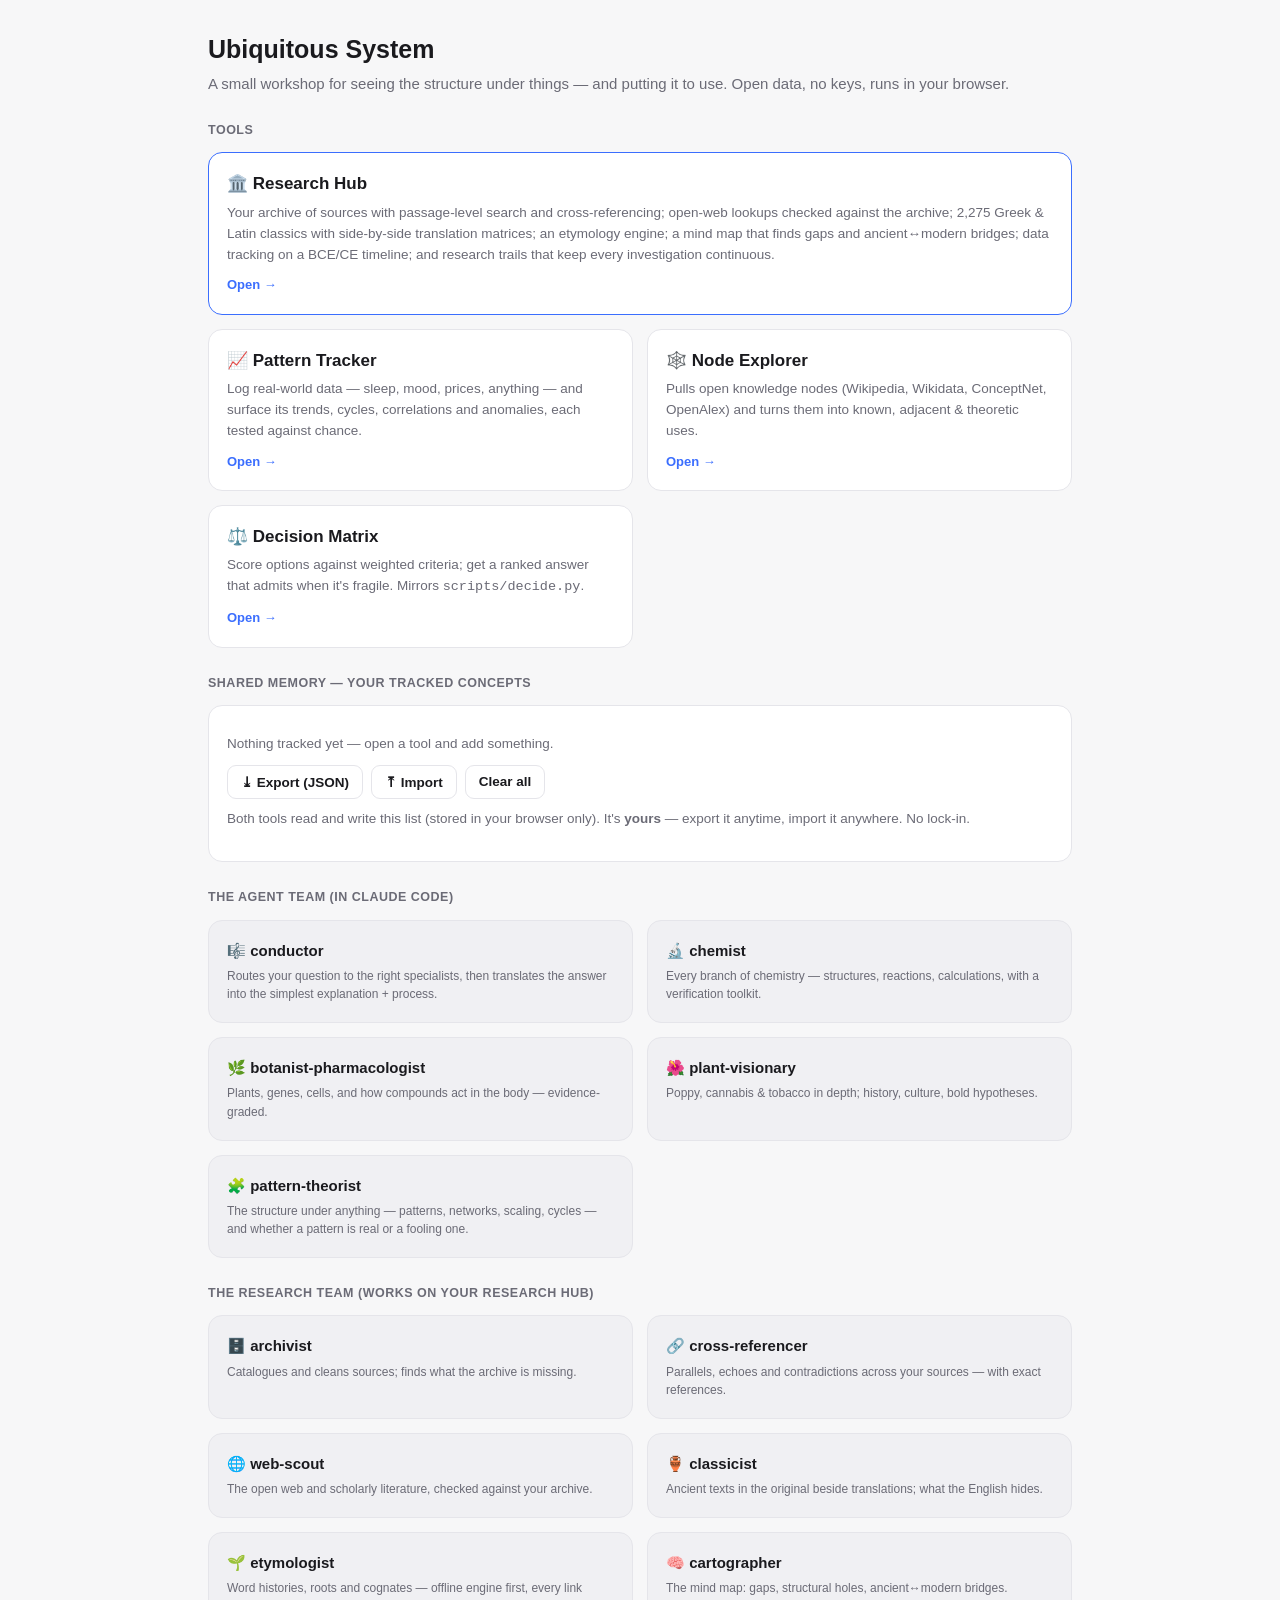
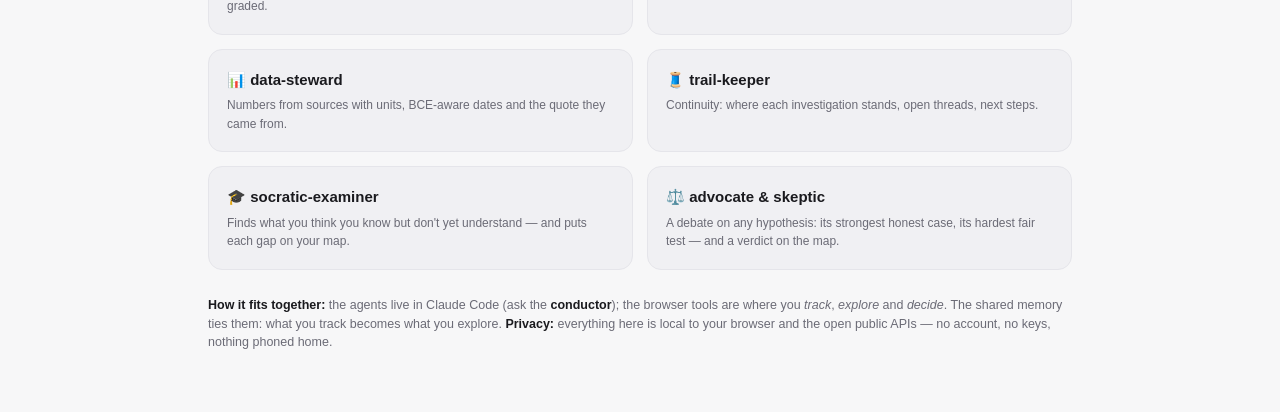
<file: index.html>
<!DOCTYPE html>
<html lang="en">
<head>
<meta charset="utf-8">
<title>Ubiquitous System</title>
<meta http-equiv="refresh" content="0; url=tools/index.html">
<link rel="canonical" href="tools/index.html">
<style>body{font-family:system-ui,sans-serif;background:#0f0f12;color:#ececf0;display:grid;place-items:center;height:100vh;margin:0}</style>
</head>
<body>
  <p>Opening the workshop… if nothing happens, <a href="tools/index.html" style="color:#6b93ff">enter here</a>.</p>
</body>
</html>
</file>
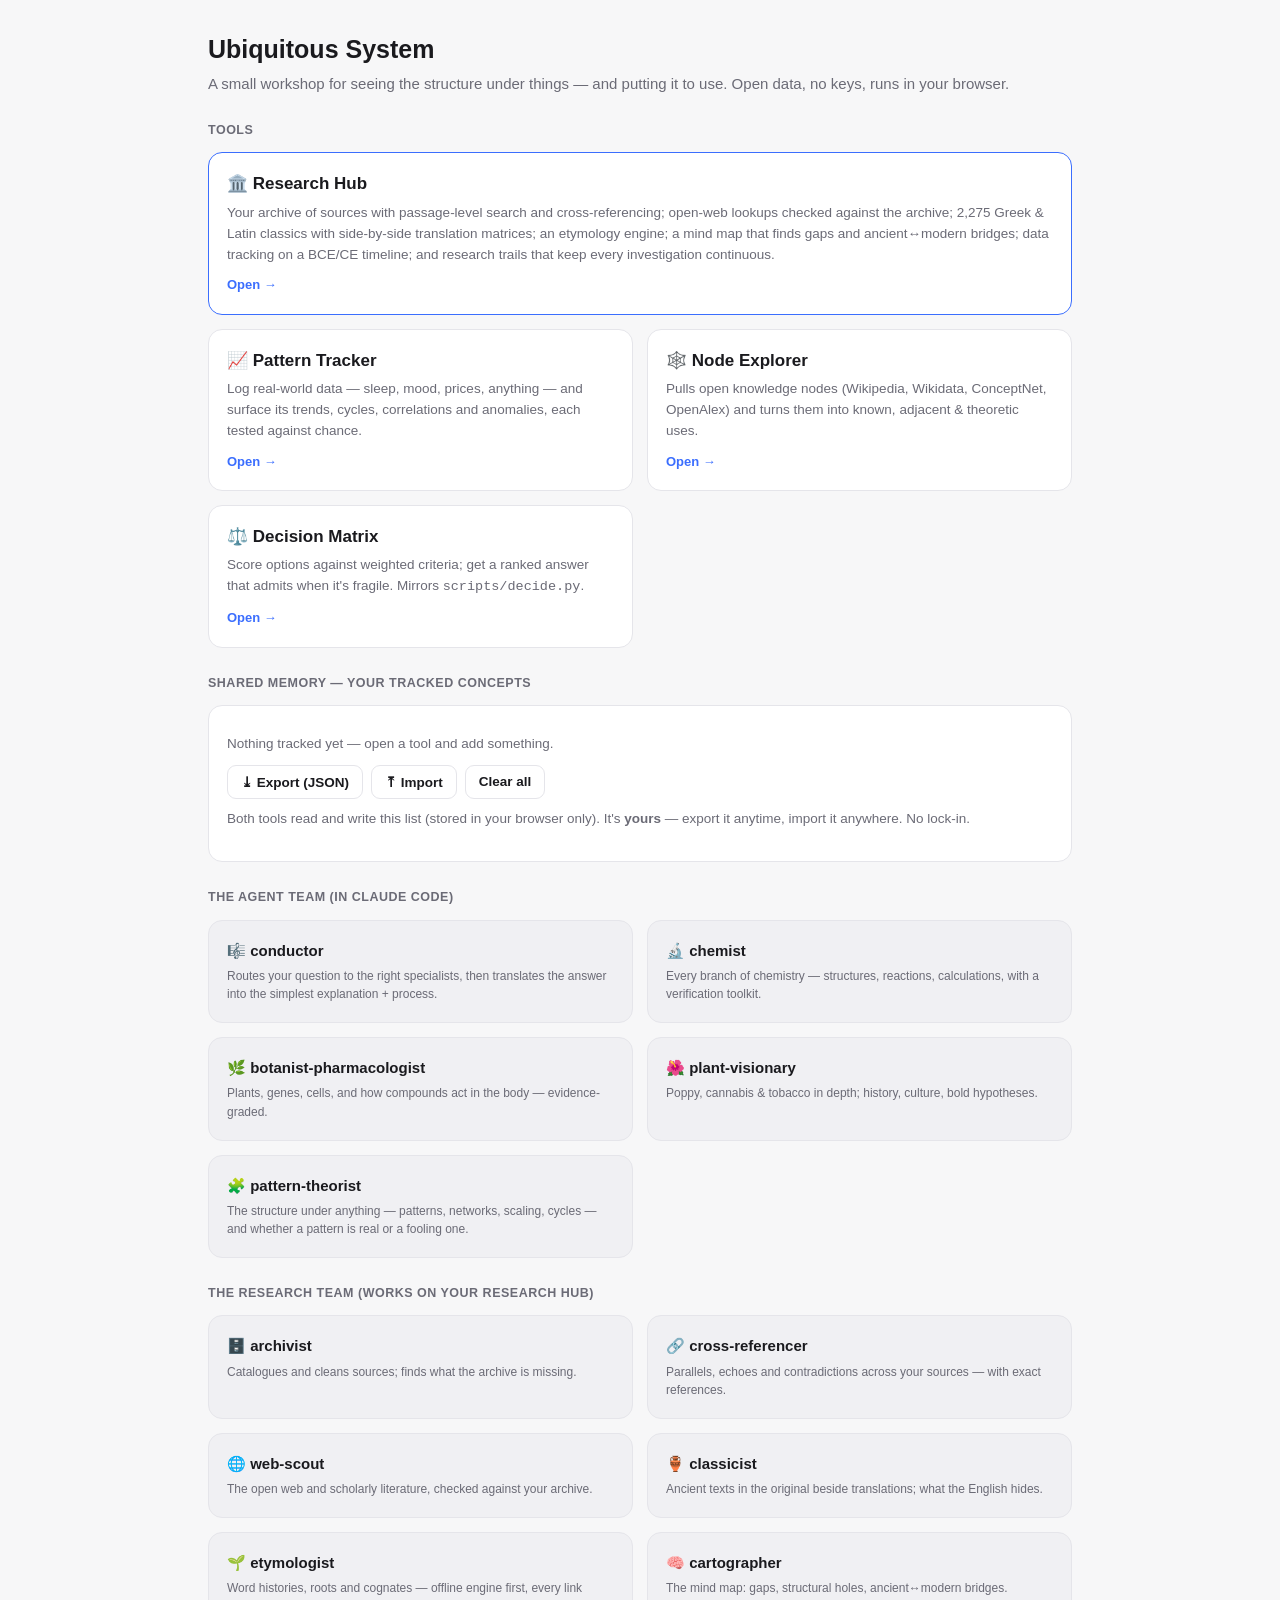
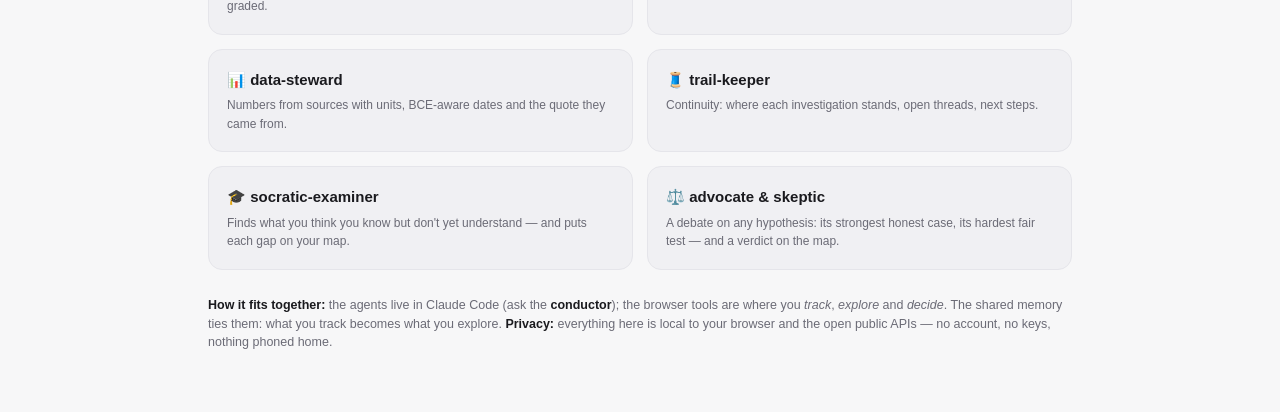
<file: tools/index.html>
<!DOCTYPE html>
<html lang="en">
<head>
<meta charset="utf-8">
<meta name="viewport" content="width=device-width, initial-scale=1">
<link rel="manifest" href="manifest.webmanifest">
<meta name="theme-color" content="#3b6efe">
<link rel="icon" href="icon.svg">
<script>if('serviceWorker'in navigator){addEventListener('load',()=>navigator.serviceWorker.register('sw.js').catch(()=>{}))}</script>
<title>Ubiquitous System — pattern & knowledge tools</title>
<style>
  :root{ --bg:#f7f7f8; --card:#fff; --ink:#1a1a1e; --muted:#6b6b76; --line:#e5e5ea; --bg2:#f0f0f3;
    --accent:#3b6efe; --good:#1a9d6a; --warn:#c2740f;}
  @media(prefers-color-scheme:dark){ :root{ --bg:#0f0f12; --card:#17171c; --ink:#ececf0; --muted:#9a9aa6;
    --line:#2a2a33; --bg2:#1c1c22; --accent:#6b93ff; --good:#3ac08a; --warn:#eaa14b;}}
  *{box-sizing:border-box} body{margin:0;background:var(--bg);color:var(--ink);
    font:15px/1.55 -apple-system,BlinkMacSystemFont,"Segoe UI",Roboto,Helvetica,Arial,sans-serif}
  .wrap{max-width:900px;margin:0 auto;padding:30px 18px 60px}
  h1{font-size:25px;margin:0 0 3px} .sub{color:var(--muted);margin:0 0 24px}
  h2{font-size:16px;margin:26px 0 12px;color:var(--muted);text-transform:uppercase;letter-spacing:.04em;font-size:12.5px}
  .cards{display:grid;grid-template-columns:1fr 1fr;gap:14px}
  @media(max-width:640px){.cards{grid-template-columns:1fr}}
  .card{background:var(--card);border:1px solid var(--line);border-radius:14px;padding:18px;text-decoration:none;color:inherit;display:block}
  a.card:hover{border-color:var(--accent)}
  .card h3{margin:0 0 5px;font-size:17px} .card p{margin:0;color:var(--muted);font-size:13.5px}
  .card .go{color:var(--accent);font-size:13px;font-weight:600;margin-top:10px;display:inline-block}
  .agent{background:var(--bg2)} .agent h3{font-size:15px} .agent .r{font-size:12px;color:var(--muted);margin-top:4px}
  .mem{background:var(--card);border:1px solid var(--line);border-radius:14px;padding:18px;margin-top:8px}
  .concepts{display:flex;flex-wrap:wrap;gap:7px;margin:10px 0}
  .c{background:var(--bg2);border:1px solid var(--line);border-radius:20px;padding:4px 11px;font-size:13px}
  .c b{cursor:pointer;color:var(--muted);margin-left:6px}
  .btns{display:flex;gap:8px;flex-wrap:wrap;margin-top:6px}
  button{border:1px solid var(--line);background:var(--card);color:var(--ink);border-radius:9px;padding:8px 13px;font-size:13.5px;font-weight:600;cursor:pointer}
  button:hover{border-color:var(--accent)}
  .empty{color:var(--muted);font-size:13.5px}
  footer{color:var(--muted);font-size:12.5px;margin-top:26px;line-height:1.5} footer b{color:var(--ink)}
</style>
</head>
<body>
<div class="wrap">
  <h1>Ubiquitous System</h1>
  <p class="sub">A small workshop for seeing the structure under things — and putting it to use. Open data, no keys, runs in your browser.</p>

  <h2>Tools</h2>
  <div class="cards">
    <a class="card" href="research/index.html" style="grid-column:1/-1;border-color:var(--accent)">
      <h3>🏛️ Research Hub</h3>
      <p>Your archive of sources with passage-level search and cross-referencing; open-web lookups checked against the archive; 2,275 Greek &amp; Latin classics with side-by-side translation matrices; an etymology engine; a mind map that finds gaps and ancient↔modern bridges; data tracking on a BCE/CE timeline; and research trails that keep every investigation continuous.</p>
      <span class="go">Open →</span>
    </a>
    <a class="card" href="pattern-tracker.html">
      <h3>📈 Pattern Tracker</h3>
      <p>Log real-world data — sleep, mood, prices, anything — and surface its trends, cycles, correlations and anomalies, each tested against chance.</p>
      <span class="go">Open →</span>
    </a>
    <a class="card" href="node-explorer.html">
      <h3>🕸️ Node Explorer</h3>
      <p>Pulls open knowledge nodes (Wikipedia, Wikidata, ConceptNet, OpenAlex) and turns them into known, adjacent & theoretic uses.</p>
      <span class="go">Open →</span>
    </a>
    <a class="card" href="decision-matrix.html">
      <h3>⚖️ Decision Matrix</h3>
      <p>Score options against weighted criteria; get a ranked answer that admits when it's fragile. Mirrors <code>scripts/decide.py</code>.</p>
      <span class="go">Open →</span>
    </a>
  </div>

  <h2>Shared memory — your tracked concepts</h2>
  <div class="mem">
    <div id="concepts" class="concepts"></div>
    <div class="btns">
      <button id="exp">⤓ Export (JSON)</button>
      <button id="imp">⤒ Import</button>
      <button id="clr">Clear all</button>
      <input id="file" type="file" accept="application/json" style="display:none">
    </div>
    <p class="empty" style="margin-top:10px">Both tools read and write this list (stored in your browser only). It's <b>yours</b> — export it anytime, import it anywhere. No lock-in.</p>
  </div>

  <h2>The agent team (in Claude Code)</h2>
  <div class="cards">
    <div class="card agent"><h3>🎼 conductor</h3><div class="r">Routes your question to the right specialists, then translates the answer into the simplest explanation + process.</div></div>
    <div class="card agent"><h3>🔬 chemist</h3><div class="r">Every branch of chemistry — structures, reactions, calculations, with a verification toolkit.</div></div>
    <div class="card agent"><h3>🌿 botanist-pharmacologist</h3><div class="r">Plants, genes, cells, and how compounds act in the body — evidence-graded.</div></div>
    <div class="card agent"><h3>🌺 plant-visionary</h3><div class="r">Poppy, cannabis & tobacco in depth; history, culture, bold hypotheses.</div></div>
    <div class="card agent"><h3>🧩 pattern-theorist</h3><div class="r">The structure under anything — patterns, networks, scaling, cycles — and whether a pattern is real or a fooling one.</div></div>
  </div>
  <h2>The research team (works on your Research Hub)</h2>
  <div class="cards">
    <div class="card agent"><h3>🗄️ archivist</h3><div class="r">Catalogues and cleans sources; finds what the archive is missing.</div></div>
    <div class="card agent"><h3>🔗 cross-referencer</h3><div class="r">Parallels, echoes and contradictions across your sources — with exact references.</div></div>
    <div class="card agent"><h3>🌐 web-scout</h3><div class="r">The open web and scholarly literature, checked against your archive.</div></div>
    <div class="card agent"><h3>🏺 classicist</h3><div class="r">Ancient texts in the original beside translations; what the English hides.</div></div>
    <div class="card agent"><h3>🌱 etymologist</h3><div class="r">Word histories, roots and cognates — offline engine first, every link graded.</div></div>
    <div class="card agent"><h3>🧠 cartographer</h3><div class="r">The mind map: gaps, structural holes, ancient↔modern bridges.</div></div>
    <div class="card agent"><h3>📊 data-steward</h3><div class="r">Numbers from sources with units, BCE-aware dates and the quote they came from.</div></div>
    <div class="card agent"><h3>🧵 trail-keeper</h3><div class="r">Continuity: where each investigation stands, open threads, next steps.</div></div>
    <div class="card agent"><h3>🎓 socratic-examiner</h3><div class="r">Finds what you think you know but don't yet understand — and puts each gap on your map.</div></div>
    <div class="card agent"><h3>⚖️ advocate &amp; skeptic</h3><div class="r">A debate on any hypothesis: its strongest honest case, its hardest fair test — and a verdict on the map.</div></div>
  </div>

  <footer>
    <b>How it fits together:</b> the agents live in Claude Code (ask the <b>conductor</b>); the browser tools are where you <i>track</i>, <i>explore</i> and <i>decide</i>. The shared memory ties them: what you track becomes what you explore. <b>Privacy:</b> everything here is local to your browser and the open public APIs — no account, no keys, nothing phoned home.
  </footer>
</div>
<script>
const K='ube.concepts';
const get=()=>{try{return JSON.parse(localStorage.getItem(K)||'[]')}catch(e){return[]}};
const set=a=>localStorage.setItem(K,JSON.stringify([...new Set(a)].filter(Boolean)));
function render(){
  const a=get(),el=document.getElementById('concepts');
  if(!a.length){el.innerHTML='<span class="empty">Nothing tracked yet — open a tool and add something.</span>';return;}
  el.innerHTML=a.map(c=>`<span class="c">${c.replace(/</g,'&lt;')}<b data-c="${c.replace(/"/g,'&quot;')}">✕</b></span>`).join('');
  el.querySelectorAll('b').forEach(b=>b.onclick=()=>{set(get().filter(x=>x!==b.dataset.c));render();});
}
document.getElementById('exp').onclick=()=>{
  const blob=new Blob([JSON.stringify({concepts:get(),exported:new Date().toISOString()},null,2)],{type:'application/json'});
  const u=URL.createObjectURL(blob),a=document.createElement('a');a.href=u;a.download='ubiquitous-concepts.json';a.click();URL.revokeObjectURL(u);
};
document.getElementById('imp').onclick=()=>document.getElementById('file').click();
document.getElementById('file').onchange=e=>{const f=e.target.files[0];if(!f)return;const r=new FileReader();
  r.onload=()=>{try{const d=JSON.parse(r.result);const list=Array.isArray(d)?d:(d.concepts||[]);set([...get(),...list]);render();}catch(x){alert('Could not read that file.')}};r.readAsText(f);};
document.getElementById('clr').onclick=()=>{if(confirm('Clear all tracked concepts?')){set([]);render();}};
render();
</script>
</body>
</html>
</file>
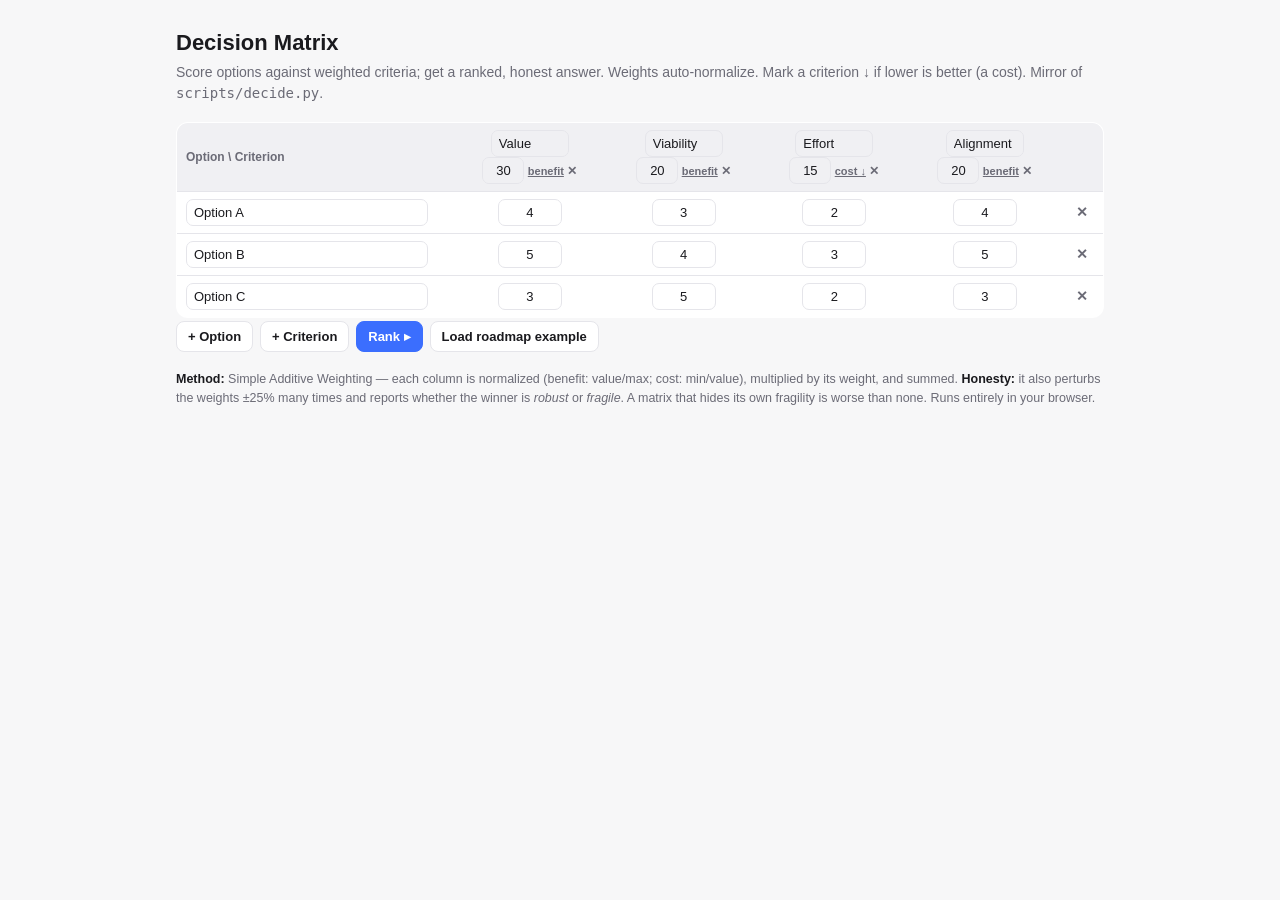
<file: tools/decision-matrix.html>
<!DOCTYPE html>
<html lang="en">
<head>
<meta charset="utf-8">
<meta name="viewport" content="width=device-width, initial-scale=1">
<link rel="manifest" href="manifest.webmanifest">
<meta name="theme-color" content="#3b6efe">
<link rel="icon" href="icon.svg">
<script>if('serviceWorker'in navigator){addEventListener('load',()=>navigator.serviceWorker.register('sw.js').catch(()=>{}))}</script>
<title>Decision Matrix</title>
<style>
  :root{ --bg:#f7f7f8; --card:#fff; --ink:#1a1a1e; --muted:#6b6b76; --line:#e5e5ea; --bg2:#f0f0f3;
    --accent:#3b6efe; --good:#1a9d6a; --warn:#c2740f;}
  @media(prefers-color-scheme:dark){ :root{ --bg:#0f0f12; --card:#17171c; --ink:#ececf0; --muted:#9a9aa6;
    --line:#2a2a33; --bg2:#1c1c22; --accent:#6b93ff; --good:#3ac08a; --warn:#eaa14b;}}
  *{box-sizing:border-box} body{margin:0;background:var(--bg);color:var(--ink);
    font:14px/1.5 -apple-system,BlinkMacSystemFont,"Segoe UI",Roboto,Helvetica,Arial,sans-serif}
  .wrap{max-width:960px;margin:0 auto;padding:26px 16px 60px}
  h1{font-size:22px;margin:0 0 3px} .sub{color:var(--muted);margin:0 0 18px;font-size:14px}
  table{border-collapse:collapse;width:100%;background:var(--card);border:1px solid var(--line);border-radius:12px;overflow:hidden}
  th,td{padding:7px 9px;border-bottom:1px solid var(--line);text-align:center}
  th{background:var(--bg2);font-size:12px;color:var(--muted);font-weight:600}
  td:first-child,th:first-child{text-align:left}
  input{background:transparent;border:1px solid var(--line);border-radius:7px;color:var(--ink);
    padding:5px 7px;font-size:13px;width:64px;text-align:center}
  input.name{width:94%;text-align:left}
  .wrow input{width:52px}
  button{border:1px solid var(--line);background:var(--card);color:var(--ink);border-radius:8px;
    padding:7px 11px;font-size:13px;font-weight:600;cursor:pointer;margin:3px 3px 0 0}
  button:hover{border-color:var(--accent)} button.p{background:var(--accent);color:#fff;border-color:var(--accent)}
  .x{color:var(--muted);cursor:pointer;font-weight:700}
  .res{background:var(--card);border:1px solid var(--line);border-radius:12px;padding:16px;margin-top:16px}
  .bar{height:20px;background:var(--accent);border-radius:5px}
  .reslab{display:flex;justify-content:space-between;font-size:13px;margin:9px 0 3px}
  .win{color:var(--good);font-weight:700} .note{color:var(--muted);font-size:12.5px;margin-top:10px}
  .dir{font-size:11px;color:var(--muted);cursor:pointer;text-decoration:underline}
  footer{color:var(--muted);font-size:12.5px;margin-top:18px;line-height:1.5} footer b{color:var(--ink)}
</style>
</head>
<body>
<div class="wrap">
  <h1>Decision Matrix</h1>
  <p class="sub">Score options against weighted criteria; get a ranked, honest answer. Weights auto-normalize. Mark a criterion <b>↓</b> if lower is better (a cost). Mirror of <code>scripts/decide.py</code>.</p>

  <div style="overflow-x:auto">
    <table id="tbl"></table>
  </div>
  <div>
    <button id="addOpt">+ Option</button>
    <button id="addCrit">+ Criterion</button>
    <button class="p" id="calc">Rank ▸</button>
    <button id="seed">Load roadmap example</button>
  </div>

  <div class="res" id="res" style="display:none"></div>

  <footer>
    <b>Method:</b> Simple Additive Weighting — each column is normalized (benefit: value/max; cost: min/value), multiplied by its weight, and summed. <b>Honesty:</b> it also perturbs the weights ±25% many times and reports whether the winner is <i>robust</i> or <i>fragile</i>. A matrix that hides its own fragility is worse than none. Runs entirely in your browser.
  </footer>
</div>
<script>
const $=id=>document.getElementById(id);
let crit=[{n:"Value",w:30,benefit:true},{n:"Viability",w:20,benefit:true},
          {n:"Effort",w:15,benefit:false},{n:"Alignment",w:20,benefit:true}];
let opts=[{n:"Option A",s:[4,3,2,4]},{n:"Option B",s:[5,4,3,5]},{n:"Option C",s:[3,5,2,3]}];

function render(){
  let h="<tr><th>Option \\ Criterion</th>";
  crit.forEach((c,j)=>h+=`<th><input class="name" style="width:78px" value="${c.n}" data-c="${j}">`
    +`<div><input class="w" style="width:42px" value="${c.w}" data-w="${j}"> `
    +`<span class="dir" data-d="${j}">${c.benefit?'benefit':'cost ↓'}</span>`
    +` <span class="x" data-dc="${j}">✕</span></div></th>`);
  h+="<th></th></tr>";
  opts.forEach((o,i)=>{
    h+=`<tr><td><input class="name" value="${o.n}" data-o="${i}"></td>`;
    crit.forEach((c,j)=>h+=`<td><input value="${o.s[j]??0}" data-s="${i},${j}"></td>`);
    h+=`<td><span class="x" data-do="${i}">✕</span></td></tr>`;
  });
  $('tbl').innerHTML=h;
  $('tbl').querySelectorAll('[data-c]').forEach(e=>e.onchange=()=>crit[+e.dataset.c].n=e.value);
  $('tbl').querySelectorAll('[data-w]').forEach(e=>e.onchange=()=>{crit[+e.dataset.w].w=+e.value||0;});
  $('tbl').querySelectorAll('[data-o]').forEach(e=>e.onchange=()=>opts[+e.dataset.o].n=e.value);
  $('tbl').querySelectorAll('[data-s]').forEach(e=>e.onchange=()=>{const[i,j]=e.dataset.s.split(',').map(Number);opts[i].s[j]=+e.value||0;});
  $('tbl').querySelectorAll('[data-d]').forEach(e=>e.onclick=()=>{crit[+e.dataset.d].benefit=!crit[+e.dataset.d].benefit;render();});
  $('tbl').querySelectorAll('[data-dc]').forEach(e=>e.onclick=()=>{const j=+e.dataset.dc;crit.splice(j,1);opts.forEach(o=>o.s.splice(j,1));render();});
  $('tbl').querySelectorAll('[data-do]').forEach(e=>e.onclick=()=>{opts.splice(+e.dataset.do,1);render();});
}
function saw(W){
  const tot=W.reduce((a,b)=>a+b,0)||1, w=W.map(x=>x/tot);
  return opts.map(o=>{let sc=0;crit.forEach((c,j)=>{
    const col=opts.map(p=>p.s[j]||0);
    const v=c.benefit?(o.s[j]||0)/(Math.max(...col)||1):(Math.min(...col)||0)/((o.s[j]||1e-9));
    sc+=w[j]*v;});return sc;});
}
function calc(){
  const base=saw(crit.map(c=>c.w));
  const order=[...opts.keys()].sort((a,b)=>base[b]-base[a]);
  const mx=Math.max(...base)||1;
  // stability
  let wins={};
  for(let t=0;t<300;t++){const W=crit.map(c=>c.w*(1+(Math.random()-.5)*.5));
    const sc=saw(W);const top=sc.indexOf(Math.max(...sc));wins[top]=(wins[top]||0)+1;}
  const champ=+Object.entries(wins).sort((a,b)=>b[1]-a[1])[0][0];
  const conf=wins[champ]/300;
  let h=`<div style="font-size:13px;color:var(--muted);margin-bottom:6px">Ranking (Simple Additive Weighting)</div>`;
  order.forEach((i,r)=>{h+=`<div class="reslab"><span>${r+1}. <b class="${r==0?'win':''}">${opts[i].n}</b></span><span>${base[i].toFixed(3)}</span></div>`
    +`<div class="bar" style="width:${Math.max(3,base[i]/mx*100)}%"></div>`;});
  h+=`<div class="note">Winner <b>${opts[order[0]].n}</b> stays #1 in <b>${Math.round(conf*100)}%</b> of weight-perturbation trials — `
    +(conf>0.7?'<span class="win">robust</span>.':'<span style="color:var(--warn)">fragile; your weights are driving the result</span>.')+`</div>`;
  $('res').style.display='block';$('res').innerHTML=h;
}
$('addOpt').onclick=()=>{opts.push({n:"New option",s:crit.map(()=>3)});render();};
$('addCrit').onclick=()=>{crit.push({n:"Criterion",w:10,benefit:true});opts.forEach(o=>o.s.push(3));render();};
$('calc').onclick=calc;
$('seed').onclick=()=>{
  crit=[{n:"Value",w:30,benefit:true},{n:"Viability",w:20,benefit:true},{n:"Effort",w:15,benefit:false},
        {n:"Alignment",w:20,benefit:true},{n:"Leverage",w:15,benefit:true}];
  opts=[{n:"Serendipity ranker",s:[5,4,3,5,5]},{n:"PWA / offline",s:[4,5,2,4,2]},
        {n:"'Who solved this?' search",s:[5,3,4,5,4]},{n:"More nodes",s:[3,4,2,3,2]},
        {n:"Provenance labels",s:[3,5,2,4,3]}];
  render();calc();};
render();
</script>
</body>
</html>
</file>
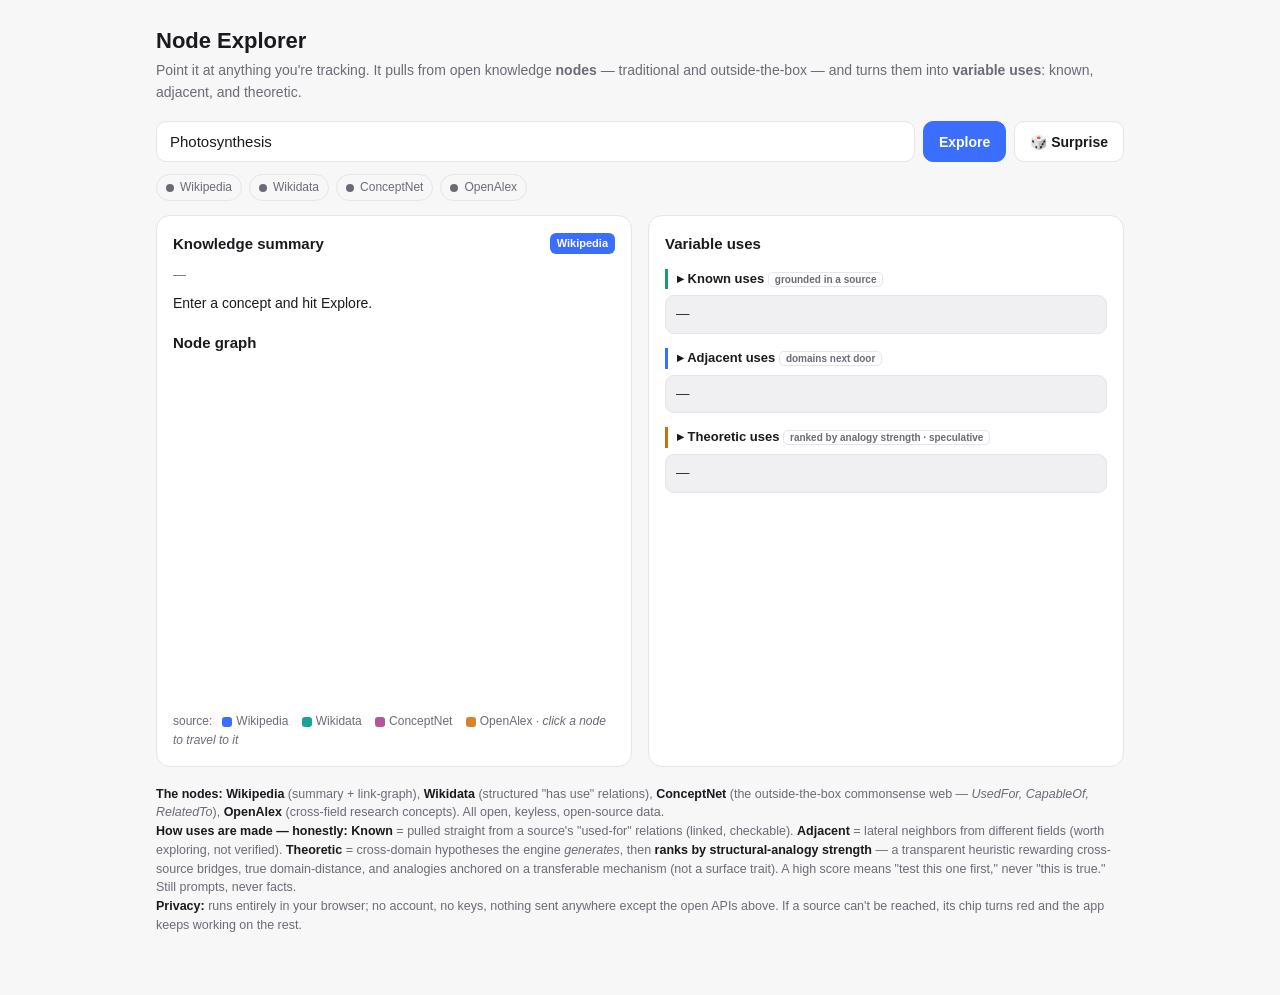
<file: tools/node-explorer.html>
<!DOCTYPE html>
<html lang="en">
<head>
<meta charset="utf-8">
<meta name="viewport" content="width=device-width, initial-scale=1">
<link rel="manifest" href="manifest.webmanifest">
<meta name="theme-color" content="#3b6efe">
<link rel="icon" href="icon.svg">
<script>if('serviceWorker'in navigator){addEventListener('load',()=>navigator.serviceWorker.register('sw.js').catch(()=>{}))}</script>
<title>Node Explorer — open knowledge → variable uses</title>
<style>
  :root{ --bg:#f7f7f8; --card:#fff; --ink:#1a1a1e; --muted:#6b6b76; --line:#e5e5ea; --bg2:#f0f0f3;
    --wiki:#3b6efe; --wd:#17a398; --cn:#b5539c; --oa:#d9822b; --good:#1a9d6a; --warn:#c2740f; --bad:#d64545;}
  @media (prefers-color-scheme: dark){ :root{ --bg:#0f0f12; --card:#17171c; --ink:#ececf0; --muted:#9a9aa6;
    --line:#2a2a33; --bg2:#1c1c22; --wiki:#6b93ff; --wd:#39c9bb; --cn:#e07bc6; --oa:#eaa14b;
    --good:#3ac08a; --warn:#eaa14b; --bad:#f06a6a;}}
  *{box-sizing:border-box}
  body{margin:0;background:var(--bg);color:var(--ink);
    font:15px/1.55 -apple-system,BlinkMacSystemFont,"Segoe UI",Roboto,Helvetica,Arial,sans-serif}
  .wrap{max-width:1000px;margin:0 auto;padding:24px 16px 60px}
  h1{font-size:22px;margin:0 0 2px} .sub{color:var(--muted);margin:0 0 18px;font-size:14px}
  .bar{display:flex;gap:8px;flex-wrap:wrap;margin-bottom:12px}
  input[type=text]{flex:1;min-width:220px;background:var(--card);border:1px solid var(--line);
    border-radius:10px;color:var(--ink);padding:11px 13px;font-size:15px}
  button{border:1px solid var(--line);background:var(--card);color:var(--ink);border-radius:10px;
    padding:11px 15px;font-size:14px;font-weight:600;cursor:pointer}
  button:hover{border-color:var(--wiki)} button.go{background:var(--wiki);color:#fff;border-color:var(--wiki)}
  .chips{display:flex;gap:7px;flex-wrap:wrap;margin-bottom:14px;font-size:12px}
  .src{padding:3px 9px;border-radius:20px;border:1px solid var(--line);color:var(--muted);display:flex;gap:6px;align-items:center}
  .dot{width:8px;height:8px;border-radius:50%;background:var(--muted)}
  .src.on .dot{background:var(--good)} .src.off .dot{background:var(--bad)} .src.load .dot{background:var(--warn)}
  .grid{display:grid;grid-template-columns:1fr 1fr;gap:16px}
  @media(max-width:720px){.grid{grid-template-columns:1fr}}
  .card{background:var(--card);border:1px solid var(--line);border-radius:14px;padding:16px}
  .card h2{font-size:15px;margin:0 0 10px;display:flex;justify-content:space-between;align-items:center}
  .tag{font-size:11px;font-weight:600;padding:2px 7px;border-radius:6px;color:#fff}
  #sumExtract{font-size:14px;color:var(--ink)} #sumDesc{color:var(--muted);font-size:13px;margin:2px 0 8px}
  a{color:var(--wiki);text-decoration:none} a:hover{text-decoration:underline}
  svg{width:100%;height:340px;display:block;touch-action:none}
  .node-lab{font:11px sans-serif;fill:var(--ink)} .center-lab{font:600 13px sans-serif;fill:var(--ink)}
  .uses h3{font-size:13px;margin:14px 0 6px;padding-left:9px;border-left:3px solid var(--muted)}
  .uses h3.k{border-color:var(--good)} .uses h3.a{border-color:var(--wiki)} .uses h3.t{border-color:var(--warn)}
  .use{background:var(--bg2);border:1px solid var(--line);border-radius:9px;padding:8px 10px;margin:6px 0;font-size:13.5px}
  .use .meta{font-size:11px;color:var(--muted);margin-top:3px}
  .sbar{height:5px;background:var(--bg);border:1px solid var(--line);border-radius:4px;margin-top:6px;overflow:hidden}
  .sfill{height:100%;background:var(--warn)}
  .pill{font-size:10px;padding:1px 6px;border-radius:5px;border:1px solid var(--line);color:var(--muted)}
  .legend{font-size:12px;color:var(--muted);margin-top:8px}
  .sw{display:inline-block;width:10px;height:10px;border-radius:3px;margin:0 4px 0 10px;vertical-align:middle}
  footer{color:var(--muted);font-size:12.5px;margin-top:18px;line-height:1.5} footer b{color:var(--ink)}
</style>
</head>
<body>
<div class="wrap">
  <h1>Node Explorer</h1>
  <p class="sub">Point it at anything you're tracking. It pulls from open knowledge <b>nodes</b> — traditional and outside-the-box — and turns them into <b>variable uses</b>: known, adjacent, and theoretic.</p>

  <div class="bar">
    <input id="q" type="text" value="Photosynthesis" list="concepts" placeholder="a concept, topic, thing you're learning…">
    <datalist id="concepts"></datalist>
    <button class="go" id="go">Explore</button>
    <button id="lucky">🎲 Surprise</button>
  </div>
  <div class="chips" id="chips">
    <span class="src" data-s="wiki"><span class="dot"></span>Wikipedia</span>
    <span class="src" data-s="wd"><span class="dot"></span>Wikidata</span>
    <span class="src" data-s="cn"><span class="dot"></span>ConceptNet</span>
    <span class="src" data-s="oa"><span class="dot"></span>OpenAlex</span>
  </div>

  <div class="grid">
    <div class="card">
      <h2><span>Knowledge summary</span><span class="tag" style="background:var(--wiki)">Wikipedia</span></h2>
      <div id="sumDesc">—</div>
      <div id="sumExtract">Enter a concept and hit Explore.</div>
      <div id="sumLink" style="margin-top:8px"></div>
      <h2 style="margin-top:16px"><span>Node graph</span></h2>
      <svg id="graph" viewBox="0 0 440 340" aria-label="knowledge node graph"></svg>
      <div class="legend">
        source:<span class="sw" style="background:var(--wiki)"></span>Wikipedia
        <span class="sw" style="background:var(--wd)"></span>Wikidata
        <span class="sw" style="background:var(--cn)"></span>ConceptNet
        <span class="sw" style="background:var(--oa)"></span>OpenAlex · <i>click a node to travel to it</i>
      </div>
    </div>

    <div class="card uses">
      <h2><span>Variable uses</span></h2>
      <h3 class="k">▸ Known uses <span class="pill">grounded in a source</span></h3>
      <div id="uKnown"><div class="use">—</div></div>
      <h3 class="a">▸ Adjacent uses <span class="pill">domains next door</span></h3>
      <div id="uAdj"><div class="use">—</div></div>
      <h3 class="t">▸ Theoretic uses <span class="pill">ranked by analogy strength · speculative</span></h3>
      <div id="uTheo"><div class="use">—</div></div>
    </div>
  </div>

  <footer>
    <b>The nodes:</b> <b>Wikipedia</b> (summary + link-graph), <b>Wikidata</b> (structured "has use" relations), <b>ConceptNet</b> (the outside-the-box commonsense web — <i>UsedFor, CapableOf, RelatedTo</i>), <b>OpenAlex</b> (cross-field research concepts). All open, keyless, open-source data.<br>
    <b>How uses are made — honestly:</b> <b>Known</b> = pulled straight from a source's "used-for" relations (linked, checkable). <b>Adjacent</b> = lateral neighbors from different fields (worth exploring, not verified). <b>Theoretic</b> = cross-domain hypotheses the engine <i>generates</i>, then <b>ranks by structural-analogy strength</b> — a transparent heuristic rewarding cross-source bridges, true domain-distance, and analogies anchored on a transferable mechanism (not a surface trait). A high score means "test this one first," never "this is true." Still prompts, never facts.<br>
    <b>Privacy:</b> runs entirely in your browser; no account, no keys, nothing sent anywhere except the open APIs above. If a source can't be reached, its chip turns red and the app keeps working on the rest.
  </footer>
</div>

<script>
const $=id=>document.getElementById(id);
const setSrc=(s,st)=>{const el=document.querySelector(`.src[data-s="${s}"]`);el.className='src '+st;};
const SRCCOL={wiki:'var(--wiki)',wd:'var(--wd)',cn:'var(--cn)',oa:'var(--oa)'};
function saveConcept(n){try{const k='ube.concepts',s=new Set(JSON.parse(localStorage.getItem(k)||'[]'));if(n&&n.trim()){s.add(n.trim());localStorage.setItem(k,JSON.stringify([...s]));}}catch(e){}}
function loadConcepts(){try{const dl=$('concepts');if(!dl)return;const a=JSON.parse(localStorage.getItem('ube.concepts')||'[]');dl.innerHTML=a.map(x=>`<option value="${x.replace(/"/g,'&quot;')}">`).join('');}catch(e){}}

async function jget(url,ms=9000){
  const c=new AbortController(),t=setTimeout(()=>c.abort(),ms);
  try{const r=await fetch(url,{signal:c.signal,headers:{'Accept':'application/json'}});
    if(!r.ok)throw 0; return await r.json();}
  finally{clearTimeout(t);}
}
const norm=s=>s.trim();

// ---------- SOURCES ----------
async function getWiki(q){
  const t=norm(q).replace(/\s+/g,'_');
  const sum=await jget('https://en.wikipedia.org/api/rest_v1/page/summary/'+encodeURIComponent(t));
  let links=[];
  try{const L=await jget('https://en.wikipedia.org/w/api.php?action=query&prop=links&plnamespace=0&titles='
      +encodeURIComponent(sum.title)+'&pllimit=24&format=json&origin=*');
    const pg=Object.values(L.query.pages)[0];
    links=(pg.links||[]).map(l=>l.title).filter(n=>!/^(List of|ISBN|Doi|ISSN)/i.test(n));
  }catch(e){}
  return {title:sum.title,desc:sum.description||'',extract:sum.extract||'',
    url:sum.content_urls?.desktop?.page||('https://en.wikipedia.org/wiki/'+t),links};
}
async function getConceptNet(q){
  const term=norm(q).toLowerCase().replace(/\s+/g,'_');
  const d=await jget('https://api.conceptnet.io/c/en/'+encodeURIComponent(term)+'?limit=60');
  const known=[],adj=[],props=[];
  (d.edges||[]).forEach(e=>{
    const rel=e.rel.label, other=(e.end.label.toLowerCase()===norm(q).toLowerCase())?e.start.label:e.end.label;
    if(['UsedFor','CapableOf','HasA','ReceivesAction'].includes(rel)) known.push({rel,text:other});
    else if(['HasProperty','MadeOf'].includes(rel)) props.push(other);
    else if(['RelatedTo','SimilarTo','AtLocation','Causes','HasContext'].includes(rel)) adj.push(other);
  });
  return {known,adj,props};
}
async function getWikidata(q){
  const s=await jget('https://www.wikidata.org/w/api.php?action=wbsearchentities&search='
    +encodeURIComponent(norm(q))+'&language=en&limit=1&format=json&origin=*');
  if(!s.search||!s.search.length) return {uses:[]};
  const id=s.search[0].id;
  const e=await jget('https://www.wikidata.org/w/api.php?action=wbgetentities&ids='+id
    +'&props=claims&format=json&origin=*');
  const claims=e.entities[id].claims||{};
  const grab=p=>(claims[p]||[]).map(c=>c.mainsnak?.datavalue?.value?.id).filter(Boolean);
  const useIds=[...grab('P366'),...grab('P2283')].slice(0,8); // has use / uses
  if(!useIds.length) return {uses:[]};
  const lab=await jget('https://www.wikidata.org/w/api.php?action=wbgetentities&ids='
    +useIds.join('|')+'&props=labels&languages=en&format=json&origin=*');
  const uses=useIds.map(i=>lab.entities[i]?.labels?.en?.value).filter(Boolean);
  return {uses,qid:id};
}
async function getOpenAlex(q){
  const d=await jget('https://api.openalex.org/concepts?search='+encodeURIComponent(norm(q))+'&per_page=1');
  if(!d.results||!d.results.length) return {related:[]};
  const c=d.results[0];
  const related=(c.related_concepts||[]).map(r=>({name:r.display_name,score:r.score,level:r.level}));
  return {related,desc:c.description||''};
}

// ---------- GRAPH ----------
function drawGraph(center,nodes){
  const svg=$('graph');svg.innerHTML='';
  const cx=220,cy=170,R=128, NS='http://www.w3.org/2000/svg';
  const pick=nodes.slice(0,14);
  pick.forEach((n,i)=>{
    const a=(i/pick.length)*2*Math.PI - Math.PI/2;
    const x=cx+R*Math.cos(a), y=cy+R*Math.sin(a);
    const ln=document.createElementNS(NS,'line');
    ln.setAttribute('x1',cx);ln.setAttribute('y1',cy);ln.setAttribute('x2',x);ln.setAttribute('y2',y);
    ln.setAttribute('stroke',SRCCOL[n.src]);ln.setAttribute('stroke-opacity','0.35');ln.setAttribute('stroke-width','1.3');
    svg.appendChild(ln);
    const g=document.createElementNS(NS,'g');g.style.cursor='pointer';
    g.onclick=()=>{$('q').value=n.label;run();};
    const c=document.createElementNS(NS,'circle');
    c.setAttribute('cx',x);c.setAttribute('cy',y);c.setAttribute('r',6);
    c.setAttribute('fill',SRCCOL[n.src]);g.appendChild(c);
    const tx=document.createElementNS(NS,'text');
    const right=Math.cos(a)>=0;
    tx.setAttribute('x',x+(right?10:-10));tx.setAttribute('y',y+3);
    tx.setAttribute('text-anchor',right?'start':'end');tx.setAttribute('class','node-lab');
    tx.textContent=n.label.length>20?n.label.slice(0,19)+'…':n.label;
    g.appendChild(tx);svg.appendChild(g);
  });
  const cc=document.createElementNS(NS,'circle');
  cc.setAttribute('cx',cx);cc.setAttribute('cy',cy);cc.setAttribute('r',10);
  cc.setAttribute('fill','var(--ink)');svg.appendChild(cc);
  const ct=document.createElementNS(NS,'text');
  ct.setAttribute('x',cx);ct.setAttribute('y',cy-16);ct.setAttribute('text-anchor','middle');
  ct.setAttribute('class','center-lab');ct.textContent=center;svg.appendChild(ct);
}

// ---------- USES ----------
// ---- analogy strength (the serendipity ranker — approximates the pattern-theorist) ----
const GENERIC=new Set([‘system’,’process’,’thing’,’method’,’study’,’research’,’science’,’theory’,’concept’,’field’,’analysis’,’model’,’structure’,’phenomenon’,’property’,’effect’,’state’,’function’,’material’,’activity’]);
const MECH=[‘transport’,’flow’,’feedback’,’growth’,’signal’,’storage’,’store’,’optim’,’defen’,’filter’,’oscillat’,’network’,’adapt’,’exchange’,’conversion’,’convert’,’pattern’,’self-organ’,’diffus’,’gradient’,’threshold’,’cascade’,’regulat’,’synchron’,’redund’,’recycl’,’distribut’,’rout’,’swarm’,’balance’,’equilibri’,’sens’];
const toks=s=>new Set(String(s).toLowerCase().split(/[^a-z]+/).filter(w=>w.length>3));
function overlap(a,b){const A=toks(a),B=toks(b);let n=0;A.forEach(w=>{if(B.has(w))n++;});return n/Math.max(1,Math.min(A.size,B.size));}
const hasMech=s=>{s=String(s).toLowerCase();return MECH.some(m=>s.includes(m));};
function analogyScore(concept,target,prop,ctx){
  const t=target.toLowerCase(), oa=ctx.oaMap[t];
  let bridge=(oa?25*Math.min(1,(oa.score||0)*1.4):0);
  const sources=(oa?1:0)+(ctx.adjSet.has(t)?1:0)+(ctx.wikiSet.has(t)?1:0);
  if(sources>=2) bridge+=10;
  let surprise=15*(1-overlap(concept,target)); if(oa) surprise+=Math.min(10,(oa.level||0)*3);
  const mech=(hasMech(prop)?15:0)+(hasMech(target)?10:0);
  const spec=GENERIC.has(t)?2:Math.min(15,6+t.split(/\s+/).length*3);
  const total=Math.max(0,Math.min(100,Math.round(bridge+surprise+mech+spec)));
  const why=[]; if(sources>=2)why.push(‘multi-source bridge’); if(oa&&(oa.score||0)>0.3)why.push(‘literature-linked’);
  if(overlap(concept,target)<0.2)why.push(‘cross-domain’); if(hasMech(prop)||hasMech(target))why.push(‘mechanism-anchored’);
  if(GENERIC.has(t))why.push(‘too generic’);
  return {total,why:why.join(‘ · ‘)||’weak signals’};
}
function renderUses(concept,data){
  const {wd,cn,oa,wiki}=data;
  const known=[];
  (wd?.uses||[]).forEach(u=>known.push({t:u,src:’Wikidata’,rel:’has use’,col:’var(--wd)’}));
  (cn?.known||[]).forEach(k=>known.push({t:k.text,src:’ConceptNet’,rel:k.rel,col:’var(--cn)’}));
  const adj=[];
  (oa?.related||[]).slice(0,6).forEach(r=>adj.push({t:r.name,src:’OpenAlex’,rel:’related field’,col:’var(--oa)’}));
  (cn?.adj||[]).slice(0,5).forEach(a=>adj.push({t:a,src:’ConceptNet’,rel:’related’,col:’var(--cn)’}));
  (wiki?.links||[]).slice(0,4).forEach(l=>adj.push({t:l,src:’Wikipedia’,rel:’linked’,col:’var(--wiki)’}));
  // THEORETIC — generate candidates, then RANK by structural-analogy strength
  const oaMap={}; (oa?.related||[]).forEach(r=>oaMap[r.name.toLowerCase()]={score:r.score,level:r.level});
  const ctx={oaMap,adjSet:new Set((cn?.adj||[]).map(x=>x.toLowerCase())),wikiSet:new Set((wiki?.links||[]).map(x=>x.toLowerCase()))};
  const prop=(cn?.props||[])[0]||((cn?.known||[])[0]?.text)||’its core mechanism’;
  const cands=[...new Set([...(oa?.related||[]).map(r=>r.name),...(cn?.adj||[])])]
    .filter(d=>d&&d.toLowerCase()!==concept.toLowerCase());
  const theo=cands.map(d=>({d,...analogyScore(concept,d,prop,ctx)})).sort((a,b)=>b.total-a.total).slice(0,4);

  const box=(arr,fmt)=> arr.length? arr.map(fmt).join(‘’) : ‘<div class=”use”>No data from the reachable sources for this tier.</div>’;
  $(‘uKnown’).innerHTML=box(known,u=>`<div class=”use”>${u.t}
     <div class=”meta”><span class=”pill” style=”border-color:${u.col};color:${u.col}”>${u.src}</span> · ${u.rel}</div></div>`);
  $(‘uAdj’).innerHTML=box(adj,u=>`<div class=”use”>${u.t}
     <div class=”meta”><span class=”pill” style=”border-color:${u.col};color:${u.col}”>${u.src}</span> · ${u.rel}</div></div>`);
  $(‘uTheo’).innerHTML= theo.length? theo.map(x=>`<div class=”use”>What if the way <b>${concept}</b> achieves “${prop}” were carried into <b>${x.d}</b>? Where’s the shared structure — and what breaks it?
     <div class=”meta”><span class=”pill” style=”border-color:var(--warn);color:var(--warn)”>analogy ${x.total}/100</span> · ${x.why} · speculative</div>
     <div class=”sbar”><div class=”sfill” style=”width:${x.total}%”></div></div>
     <div style=”margin-top:6px”><a href=”https://scholar.google.com/scholar?q=${encodeURIComponent(concept+’ ‘+x.d)}” target=”_blank” rel=”noopener”>📚 who’s already working where these meet? ↗</a></div></div>`).join(‘’)
     : ‘<div class=”use”>Open this in a browser so ConceptNet &amp; OpenAlex load — they supply the structural signal the ranker needs.</div>’;
}

// ---------- ORCHESTRATION ----------
async function run(){
  const q=$('q').value.trim(); if(!q)return;
  ['wiki','wd','cn','oa'].forEach(s=>setSrc(s,'load'));
  $('sumExtract').textContent='Exploring…';
  const data={};
  // Wikipedia (core, must-have)
  let wiki=null;
  try{wiki=await getWiki(q);data.wiki=wiki;setSrc('wiki','on');
    $('sumDesc').textContent=wiki.desc; $('sumExtract').textContent=wiki.extract;
    $('sumLink').innerHTML=`<a href="${wiki.url}" target="_blank" rel="noopener">Read on Wikipedia ↗</a>`;
  }catch(e){setSrc('wiki','off');$('sumExtract').textContent='Wikipedia had no exact page for “'+q+'”. Try another spelling.';}
  // Enrichment (parallel, graceful)
  const [wd,cn,oa]=await Promise.allSettled([getWikidata(q),getConceptNet(q),getOpenAlex(q)]);
  if(wd.status==='fulfilled'){data.wd=wd.value;setSrc('wd','on');}else setSrc('wd','off');
  if(cn.status==='fulfilled'){data.cn=cn.value;setSrc('cn','on');}else setSrc('cn','off');
  if(oa.status==='fulfilled'){data.oa=oa.value;setSrc('oa','on');}else setSrc('oa','off');

  // Build node graph from whatever arrived
  const nodes=[];
  (wiki?.links||[]).slice(0,8).forEach(l=>nodes.push({label:l,src:'wiki'}));
  (data.oa?.related||[]).slice(0,5).forEach(r=>nodes.push({label:r.name,src:'oa'}));
  (data.cn?.adj||[]).slice(0,5).forEach(a=>nodes.push({label:a,src:'cn'}));
  (data.wd?.uses||[]).slice(0,4).forEach(u=>nodes.push({label:u,src:'wd'}));
  const seen=new Set(),uniq=nodes.filter(n=>{const k=n.label.toLowerCase();if(seen.has(k))return false;seen.add(k);return true;});
  drawGraph(wiki?wiki.title:q, uniq);
  renderUses(wiki?wiki.title:q, data);
  saveConcept(wiki?wiki.title:q); loadConcepts();
}
$('go').onclick=run; $('q').addEventListener('keydown',e=>{if(e.key==='Enter')run();});
$('lucky').onclick=()=>{const s=['Mycelium','Fermentation','Birdsong','Origami','Tidal power','Slime mold',
  'Antibiotics','Cymatics','Phyllotaxis','Swarm intelligence','Graphene','Circadian rhythm'];
  $('q').value=s[Math.floor(Math.random()*s.length)];run();};
loadConcepts();
try{const q0=new URLSearchParams(location.search).get('q');if(q0)$('q').value=q0;}catch(e){}
run();
</script>
</body>
</html>
</file>
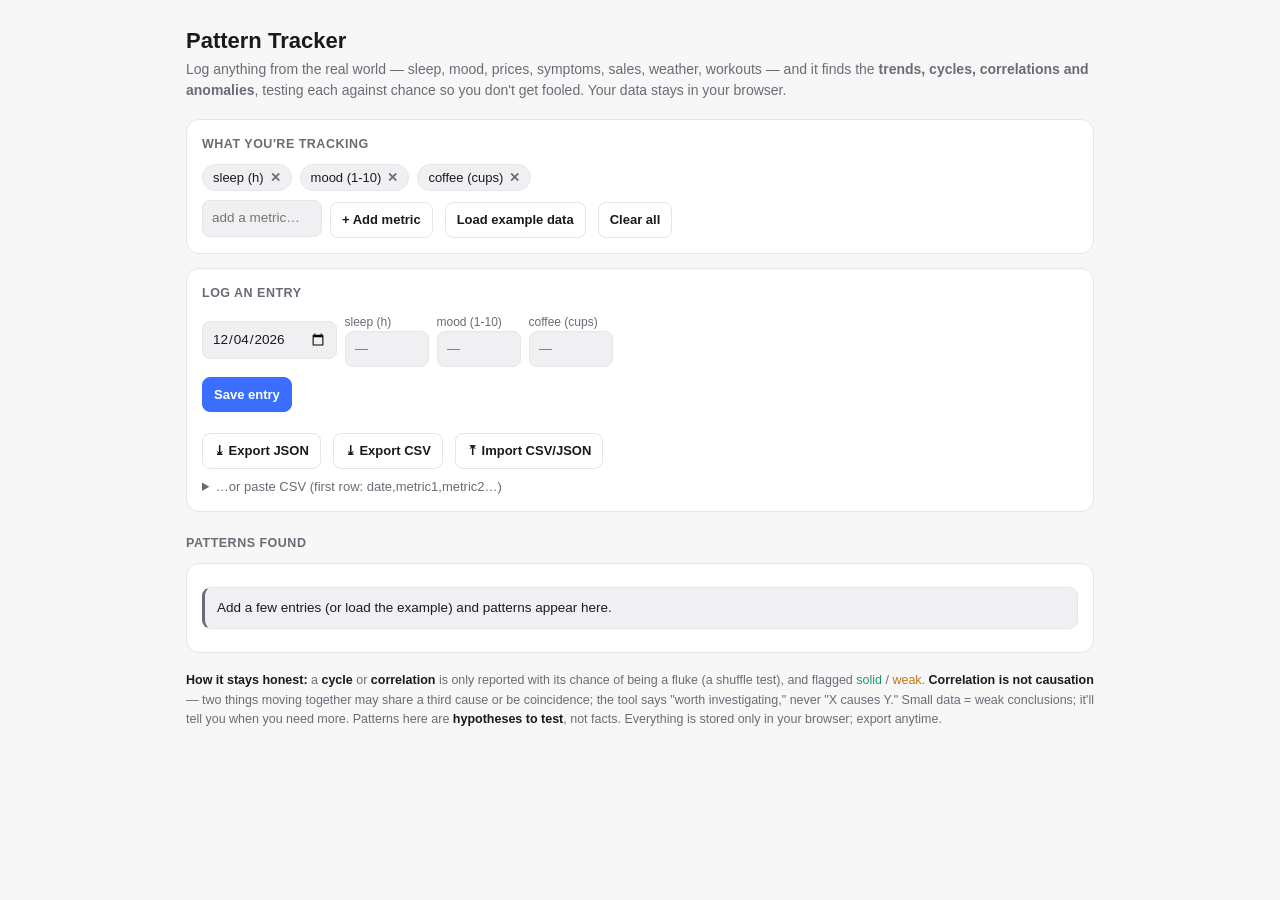
<file: tools/pattern-tracker.html>
<!DOCTYPE html>
<html lang="en">
<head>
<meta charset="utf-8">
<meta name="viewport" content="width=device-width, initial-scale=1">
<link rel="manifest" href="manifest.webmanifest">
<meta name="theme-color" content="#3b6efe">
<link rel="icon" href="icon.svg">
<script>if('serviceWorker'in navigator){addEventListener('load',()=>navigator.serviceWorker.register('sw.js').catch(()=>{}))}</script>
<title>Pattern Tracker — log real data, find real patterns</title>
<style>
  :root{ --bg:#f7f7f8; --card:#fff; --ink:#1a1a1e; --muted:#6b6b76; --line:#e5e5ea; --bg2:#f0f0f3;
    --accent:#3b6efe; --good:#1a9d6a; --warn:#c2740f; --bad:#d64545;}
  @media(prefers-color-scheme:dark){ :root{ --bg:#0f0f12; --card:#17171c; --ink:#ececf0; --muted:#9a9aa6;
    --line:#2a2a33; --bg2:#1c1c22; --accent:#6b93ff; --good:#3ac08a; --warn:#eaa14b; --bad:#f06a6a;}}
  *{box-sizing:border-box} body{margin:0;background:var(--bg);color:var(--ink);
    font:14.5px/1.5 -apple-system,BlinkMacSystemFont,"Segoe UI",Roboto,Helvetica,Arial,sans-serif}
  .wrap{max-width:940px;margin:0 auto;padding:24px 16px 60px}
  h1{font-size:22px;margin:0 0 2px} .sub{color:var(--muted);margin:0 0 18px;font-size:14px}
  h2{font-size:15px;margin:22px 0 10px;text-transform:uppercase;letter-spacing:.04em;color:var(--muted);font-size:12.5px}
  .card{background:var(--card);border:1px solid var(--line);border-radius:13px;padding:15px;margin-bottom:14px}
  input,button,textarea{font:inherit;color:var(--ink)}
  input[type=text],input[type=number],input[type=date]{background:var(--bg2);border:1px solid var(--line);
    border-radius:8px;padding:7px 9px;font-size:13.5px}
  input[type=number]{width:84px} .mname{width:120px}
  button{border:1px solid var(--line);background:var(--card);border-radius:8px;padding:7px 11px;
    font-size:13px;font-weight:600;cursor:pointer;margin:3px 4px 0 0}
  button:hover{border-color:var(--accent)} button.p{background:var(--accent);color:#fff;border-color:var(--accent)}
  .row{display:flex;flex-wrap:wrap;gap:8px;align-items:center}
  .chip{background:var(--bg2);border:1px solid var(--line);border-radius:18px;padding:3px 10px;font-size:13px;display:flex;gap:6px;align-items:center}
  .chip b{cursor:pointer;color:var(--muted)}
  table{border-collapse:collapse;width:100%;font-size:13px;margin-top:8px}
  th,td{padding:5px 8px;border-bottom:1px solid var(--line);text-align:right}
  th:first-child,td:first-child{text-align:left}
  th{color:var(--muted);font-weight:600;font-size:12px}
  .x{color:var(--muted);cursor:pointer}
  canvas{width:100%;height:auto;display:block}
  .ins{background:var(--bg2);border:1px solid var(--line);border-left-width:3px;border-radius:9px;padding:10px 12px;margin:8px 0;font-size:13.5px}
  .ins.solid{border-left-color:var(--good)} .ins.weak{border-left-color:var(--warn)} .ins.none{border-left-color:var(--muted)}
  .ins .tag{font-size:11px;font-weight:700;padding:1px 6px;border-radius:5px;color:#fff;margin-right:6px}
  .mcard{display:grid;grid-template-columns:150px 1fr;gap:12px;align-items:center;border-bottom:1px solid var(--line);padding:10px 0}
  @media(max-width:620px){.mcard{grid-template-columns:1fr}}
  .mcard h3{margin:0;font-size:14px} .mcard .facts{font-size:12.5px;color:var(--muted)}
  textarea{width:100%;background:var(--bg2);border:1px solid var(--line);border-radius:8px;padding:8px;font-size:12.5px;min-height:60px}
  footer{color:var(--muted);font-size:12.5px;margin-top:18px;line-height:1.55} footer b{color:var(--ink)}
  .warn{color:var(--warn)}
</style>
</head>
<body>
<div class="wrap">
  <h1>Pattern Tracker</h1>
  <p class="sub">Log anything from the real world — sleep, mood, prices, symptoms, sales, weather, workouts — and it finds the <b>trends, cycles, correlations and anomalies</b>, testing each against chance so you don't get fooled. Your data stays in your browser.</p>

  <div class="card">
    <h2 style="margin-top:0">What you're tracking</h2>
    <div class="row" id="metrics"></div>
    <div class="row" style="margin-top:8px">
      <input type="text" id="newMetric" class="mname" placeholder="add a metric…">
      <button id="addMetric">+ Add metric</button>
      <button id="seed">Load example data</button>
      <button id="clear">Clear all</button>
    </div>
  </div>

  <div class="card">
    <h2 style="margin-top:0">Log an entry</h2>
    <div class="row" id="logRow"></div>
    <button class="p" id="save" style="margin-top:10px">Save entry</button>
    <div style="overflow-x:auto"><table id="tbl"></table></div>
    <div class="row" style="margin-top:10px">
      <button id="expJson">⤓ Export JSON</button><button id="expCsv">⤓ Export CSV</button>
      <button id="impBtn">⤒ Import CSV/JSON</button>
      <input id="file" type="file" accept=".json,.csv,text/csv,application/json" style="display:none">
    </div>
    <details style="margin-top:8px"><summary style="cursor:pointer;color:var(--muted);font-size:13px">…or paste CSV (first row: date,metric1,metric2…)</summary>
      <textarea id="csvPaste" placeholder="date,sleep (h),mood (1-10)&#10;2026-11-01,7,6"></textarea>
      <button id="csvLoad">Load pasted CSV</button></details>
  </div>

  <h2>Patterns found</h2>
  <div class="card" id="insights"><div class="ins none">Add a few entries (or load the example) and patterns appear here.</div></div>

  <footer>
    <b>How it stays honest:</b> a <b>cycle</b> or <b>correlation</b> is only reported with its chance of being a fluke (a shuffle test), and flagged <span style="color:var(--good)">solid</span> / <span class="warn">weak</span>. <b>Correlation is not causation</b> — two things moving together may share a third cause or be coincidence; the tool says "worth investigating," never "X causes Y." Small data = weak conclusions; it'll tell you when you need more. Patterns here are <b>hypotheses to test</b>, not facts. Everything is stored only in your browser; export anytime.
  </footer>
</div>
<script>
const $=id=>document.getElementById(id);
const KEY='ube.tracker';
const DEF={metrics:['sleep (h)','mood (1-10)','coffee (cups)'],entries:[]};
let db=load();
function load(){try{return JSON.parse(localStorage.getItem(KEY))||structuredClone(DEF)}catch(e){return structuredClone(DEF)}}
function save(){localStorage.setItem(KEY,JSON.stringify(db));}

// ---------- stats ----------
const mean=a=>a.reduce((x,y)=>x+y,0)/a.length;
const med=a=>{const s=[...a].sort((x,y)=>x-y);return s[Math.floor(s.length/2)];};
function linr(y){const n=y.length,mx=(n-1)/2,my=mean(y);let num=0,dx=0,dy=0;
  for(let i=0;i<n;i++){num+=(i-mx)*(y[i]-my);dx+=(i-mx)**2;dy+=(y[i]-my)**2;}
  return{slope:num/(dx||1),r:dy?num/Math.sqrt(dx*dy):0};}
function pear(a,b){const ma=mean(a),mb=mean(b);let num=0,da=0,dbb=0;
  for(let i=0;i<a.length;i++){num+=(a[i]-ma)*(b[i]-mb);da+=(a[i]-ma)**2;dbb+=(b[i]-mb)**2;}
  return da&&dbb?num/Math.sqrt(da*dbb):0;}
const shuffle=a=>{a=[...a];for(let i=a.length-1;i>0;i--){const j=Math.random()*(i+1)|0;[a[i],a[j]]=[a[j],a[i]];}return a;};
function permP(a,b,obs,N=400){let c=0,R=Math.abs(obs);for(let t=0;t<N;t++)if(Math.abs(pear(a,shuffle(b)))>=R)c++;return c/N;}
function autoc(y,lag){const m=mean(y);let num=0,den=0;for(let i=0;i<y.length;i++)den+=(y[i]-m)**2;
  for(let i=0;i<y.length-lag;i++)num+=(y[i]-m)*(y[i+lag]-m);return den?num/den:0;}
function cycle(y){if(y.length<10)return null;let best={lag:0,ac:-2};
  for(let lag=2;lag<=Math.floor(y.length/2);lag++){const ac=autoc(y,lag);if(ac>best.ac)best={lag,ac};}
  let c=0;for(let t=0;t<250;t++){const ys=shuffle(y);let mx=-2;
    for(let lag=2;lag<=Math.floor(y.length/2);lag++)mx=Math.max(mx,autoc(ys,lag));if(mx>=best.ac)c++;}
  return{...best,p:c/250};}
function trendP(y){const r=linr(y).r;let c=0,R=Math.abs(r);for(let t=0;t<300;t++)if(Math.abs(linr(shuffle(y)).r)>=R)c++;return c/300;}
function outliers(y,dates){const M=med(y);const mad=1.4826*med(y.map(v=>Math.abs(v-M)))||1;
  return y.map((v,i)=>({v,d:dates[i],z:(v-M)/mad})).filter(o=>Math.abs(o.z)>2.8);}

// ---------- series extraction ----------
function series(metric){const pts=db.entries.filter(e=>e.v[metric]!=null&&e.v[metric]!=='')
  .sort((a,b)=>a.d<b.d?-1:1);return{y:pts.map(p=>+p.v[metric]),dates:pts.map(p=>p.d)};}
function paired(m1,m2){const a=[],b=[];db.entries.forEach(e=>{if(e.v[m1]!=null&&e.v[m1]!==''&&e.v[m2]!=null&&e.v[m2]!=='')
  {a.push(+e.v[m1]);b.push(+e.v[m2]);}});return{a,b};}

// ---------- tiny charts ----------
function spark(cv,y,outs){const p=getComputedStyle(document.body),dpr=2,W=cv.clientWidth||300,H=48;
  cv.width=W*dpr;cv.height=H*dpr;const g=cv.getContext('2d');g.scale(dpr,dpr);g.clearRect(0,0,W,H);
  if(y.length<2)return;const mn=Math.min(...y),mx=Math.max(...y),rg=(mx-mn)||1;
  const X=i=>4+i/(y.length-1)*(W-8),Y=v=>H-4-(v-mn)/rg*(H-8);
  g.strokeStyle='#6b93ff';g.lineWidth=1.8;g.beginPath();y.forEach((v,i)=>i?g.lineTo(X(i),Y(v)):g.moveTo(X(i),Y(v)));g.stroke();
  const oset=new Set((outs||[]).map(o=>o.d));
  g.fillStyle='#f06a6a';({}); // mark outliers
  // (outlier dots handled by caller via dates)
}

// ---------- render ----------
function renderMetrics(){
  $('metrics').innerHTML=db.metrics.map((m,i)=>`<span class="chip">${m}<b data-m="${i}">✕</b></span>`).join('')||'<span class="sub">no metrics yet</span>';
  $('metrics').querySelectorAll('b').forEach(b=>b.onclick=()=>{const m=db.metrics[+b.dataset.m];db.metrics.splice(+b.dataset.m,1);
    db.entries.forEach(e=>delete e.v[m]);save();renderAll();});
  $('logRow').innerHTML=`<input type="date" id="ld" value="${new Date().toISOString().slice(0,10)}">`+
    db.metrics.map((m,i)=>`<label style="font-size:12px;color:var(--muted)">${m}<br><input type="number" step="any" data-li="${i}" placeholder="—"></label>`).join('');
}
function renderTable(){
  const es=[...db.entries].sort((a,b)=>a.d<b.d?1:-1).slice(0,12);
  let h=`<tr><th>date</th>${db.metrics.map(m=>`<th>${m}</th>`).join('')}<th></th></tr>`;
  es.forEach(e=>h+=`<tr><td>${e.d}</td>${db.metrics.map(m=>`<td>${e.v[m]??''}</td>`).join('')}<td><span class="x" data-d="${e.d}">✕</span></td></tr>`);
  $('tbl').innerHTML=db.entries.length?h:'';
  $('tbl').querySelectorAll('.x').forEach(x=>x.onclick=()=>{db.entries=db.entries.filter(e=>e.d!==x.dataset.d);save();renderAll();});
}
function insight(cls,tag,tagcol,html){return `<div class="ins ${cls}"><span class="tag" style="background:${tagcol}">${tag}</span>${html}</div>`;}
function renderInsights(){
  const box=$('insights'); let out='';
  // per-metric: trend, cycle, anomalies
  db.metrics.forEach(m=>{
    const {y,dates}=series(m); if(y.length<4){return;}
    let facts='';
    const lr=linr(y), tp=trendP(y), dir=lr.slope>0?'rising':lr.slope<0?'falling':'flat';
    const strong=Math.abs(lr.r)>0.4&&tp<0.1;
    facts+=`<div>Trend: <b>${dir}</b> (${lr.slope>0?'+':''}${lr.slope.toFixed(2)}/entry) · ${strong?'<span style="color:var(--good)">real</span>':'<span class="warn">not clear</span>'} (p=${tp.toFixed(2)})</div>`;
    const cy=cycle(y);
    if(cy&&cy.p<0.1&&cy.ac>0.3) facts+=`<div>Cycle: repeats about every <b>${cy.lag}</b> entries <span style="color:var(--good)">(p=${cy.p.toFixed(2)})</span></div>`;
    else if(y.length>=10) facts+=`<div>Cycle: none clear</div>`;
    const o=outliers(y,dates);
    if(o.length) facts+=`<div>Anomalies: <b class="warn">${o.map(x=>x.d+' ('+x.v+')').join(', ')}</b></div>`;
    out+=`<div class="mcard"><div><h3>${m}</h3><div class="facts">${y.length} points · avg ${mean(y).toFixed(1)}</div>
      <canvas class="sp" data-m="${m}" height="48"></canvas></div><div class="facts">${facts}</div></div>`;
  });
  // correlations across metric pairs
  const corr=[];
  for(let i=0;i<db.metrics.length;i++)for(let j=i+1;j<db.metrics.length;j++){
    const {a,b}=paired(db.metrics[i],db.metrics[j]); if(a.length<8)continue;
    const r=pear(a,b),p=permP(a,b,r); corr.push({m1:db.metrics[i],m2:db.metrics[j],r,p,n:a.length});}
  corr.sort((x,y)=>Math.abs(y.r)-Math.abs(x.r));
  let chtml='';
  corr.slice(0,4).forEach(c=>{
    const solid=Math.abs(c.r)>0.4&&c.p<0.05;
    chtml+=insight(solid?'solid':'weak', solid?'worth investigating':'weak/uncertain', solid?'var(--good)':'var(--warn)',
      `<b>${c.m1}</b> ${c.r>0?'↑ with ↑':'↑ with ↓'} <b>${c.m2}</b> — r=${c.r.toFixed(2)}, p=${c.p.toFixed(2)} (n=${c.n}). <span style="color:var(--muted)">Moving together ≠ one causing the other.</span>`);
  });
  box.innerHTML=(out||'')+(chtml?('<div style="margin-top:10px"></div>'+chtml):'')
    || '<div class="ins none">Add a few entries (or load the example) and patterns appear here.</div>';
  // draw sparklines + outlier dots
  box.querySelectorAll('.sp').forEach(cv=>{const m=cv.dataset.m,{y,dates}=series(m);spark(cv,y);
    const o=outliers(y,dates);if(o.length){const g=cv.getContext('2d');const W=cv.clientWidth||300,H=48,mn=Math.min(...y),mx=Math.max(...y),rg=(mx-mn)||1;
      g.fillStyle='#f06a6a';o.forEach(pt=>{const i=dates.indexOf(pt.d);const x=4+i/(y.length-1)*(W-8),yy=H-4-(pt.v-mn)/rg*(H-8);g.beginPath();g.arc(x*2,yy*2,6,0,7);g.fill();});}});
}
function renderAll(){renderMetrics();renderTable();renderInsights();}

// ---------- actions ----------
$('addMetric').onclick=()=>{const v=$('newMetric').value.trim();if(v&&!db.metrics.includes(v)){db.metrics.push(v);$('newMetric').value='';save();renderAll();}};
$('save').onclick=()=>{const d=$('ld').value;if(!d)return;const v={};
  $('logRow').querySelectorAll('[data-li]').forEach(inp=>{const val=inp.value.trim();if(val!=='')v[db.metrics[+inp.dataset.li]]=+val;});
  const ex=db.entries.find(e=>e.d===d); if(ex)ex.v={...ex.v,...v}; else db.entries.push({d,v});
  save();renderAll();};
$('clear').onclick=()=>{if(confirm('Clear ALL tracked data?')){db=structuredClone(DEF);save();renderAll();}};
$('expJson').onclick=()=>dl('pattern-data.json',JSON.stringify(db,null,2),'application/json');
$('expCsv').onclick=()=>{const h=['date',...db.metrics];const rows=[h.join(',')];
  [...db.entries].sort((a,b)=>a.d<b.d?-1:1).forEach(e=>rows.push([e.d,...db.metrics.map(m=>e.v[m]??'')].join(',')));
  dl('pattern-data.csv',rows.join('\n'),'text/csv');};
function dl(name,txt,type){const b=new Blob([txt],{type}),u=URL.createObjectURL(b),a=document.createElement('a');a.href=u;a.download=name;a.click();URL.revokeObjectURL(u);}
$('impBtn').onclick=()=>$('file').click();
$('file').onchange=e=>{const f=e.target.files[0];if(!f)return;const r=new FileReader();
  r.onload=()=>{f.name.endsWith('.json')?importJson(r.result):importCsv(r.result);};r.readAsText(f);};
$('csvLoad').onclick=()=>importCsv($('csvPaste').value);
function importJson(t){try{const d=JSON.parse(t);if(d.metrics&&d.entries){db=d;save();renderAll();}}catch(e){alert('Bad JSON');}}
function importCsv(t){try{const lines=t.trim().split(/\r?\n/);const hdr=lines[0].split(',').map(s=>s.trim());
  const cols=hdr.slice(1);cols.forEach(c=>{if(c&&!db.metrics.includes(c))db.metrics.push(c);});
  for(let i=1;i<lines.length;i++){const cells=lines[i].split(',');const d=cells[0].trim();if(!d)continue;
    const v={};cols.forEach((c,j)=>{const val=(cells[j+1]||'').trim();if(val!=='')v[c]=+val;});
    const ex=db.entries.find(e=>e.d===d);if(ex)ex.v={...ex.v,...v};else db.entries.push({d,v});}
  save();renderAll();}catch(e){alert('Could not read CSV');}}
$('seed').onclick=()=>{
  db={metrics:['sleep (h)','mood (1-10)','coffee (cups)'],entries:[]};
  const start=new Date(Date.now()-21*864e5);
  for(let i=0;i<21;i++){const dt=new Date(start.getTime()+i*864e5);const dow=dt.getDay();
    const weekend=(dow===0||dow===6);
    const sleep=+( (weekend?6.1:7.3) + Math.sin(i/3)*0.3 + (Math.random()-.5)*0.8 ).toFixed(1);
    const mood=Math.max(1,Math.min(10,Math.round( sleep*0.9 + (weekend?0.4:0) + (Math.random()-.5)*1.2 )));
    const coffee=Math.max(0,Math.round( (8-sleep)*1.1 + (Math.random()-.5) ));
    const v={'sleep (h)':sleep,'mood (1-10)':mood,'coffee (cups)':coffee};
    if(i===13){v['sleep (h)']=3.2;v['mood (1-10)']=2;} // an anomaly to catch
    db.entries.push({d:dt.toISOString().slice(0,10),v});}
  save();renderAll();};
renderAll();
</script>
</body>
</html>
</file>
